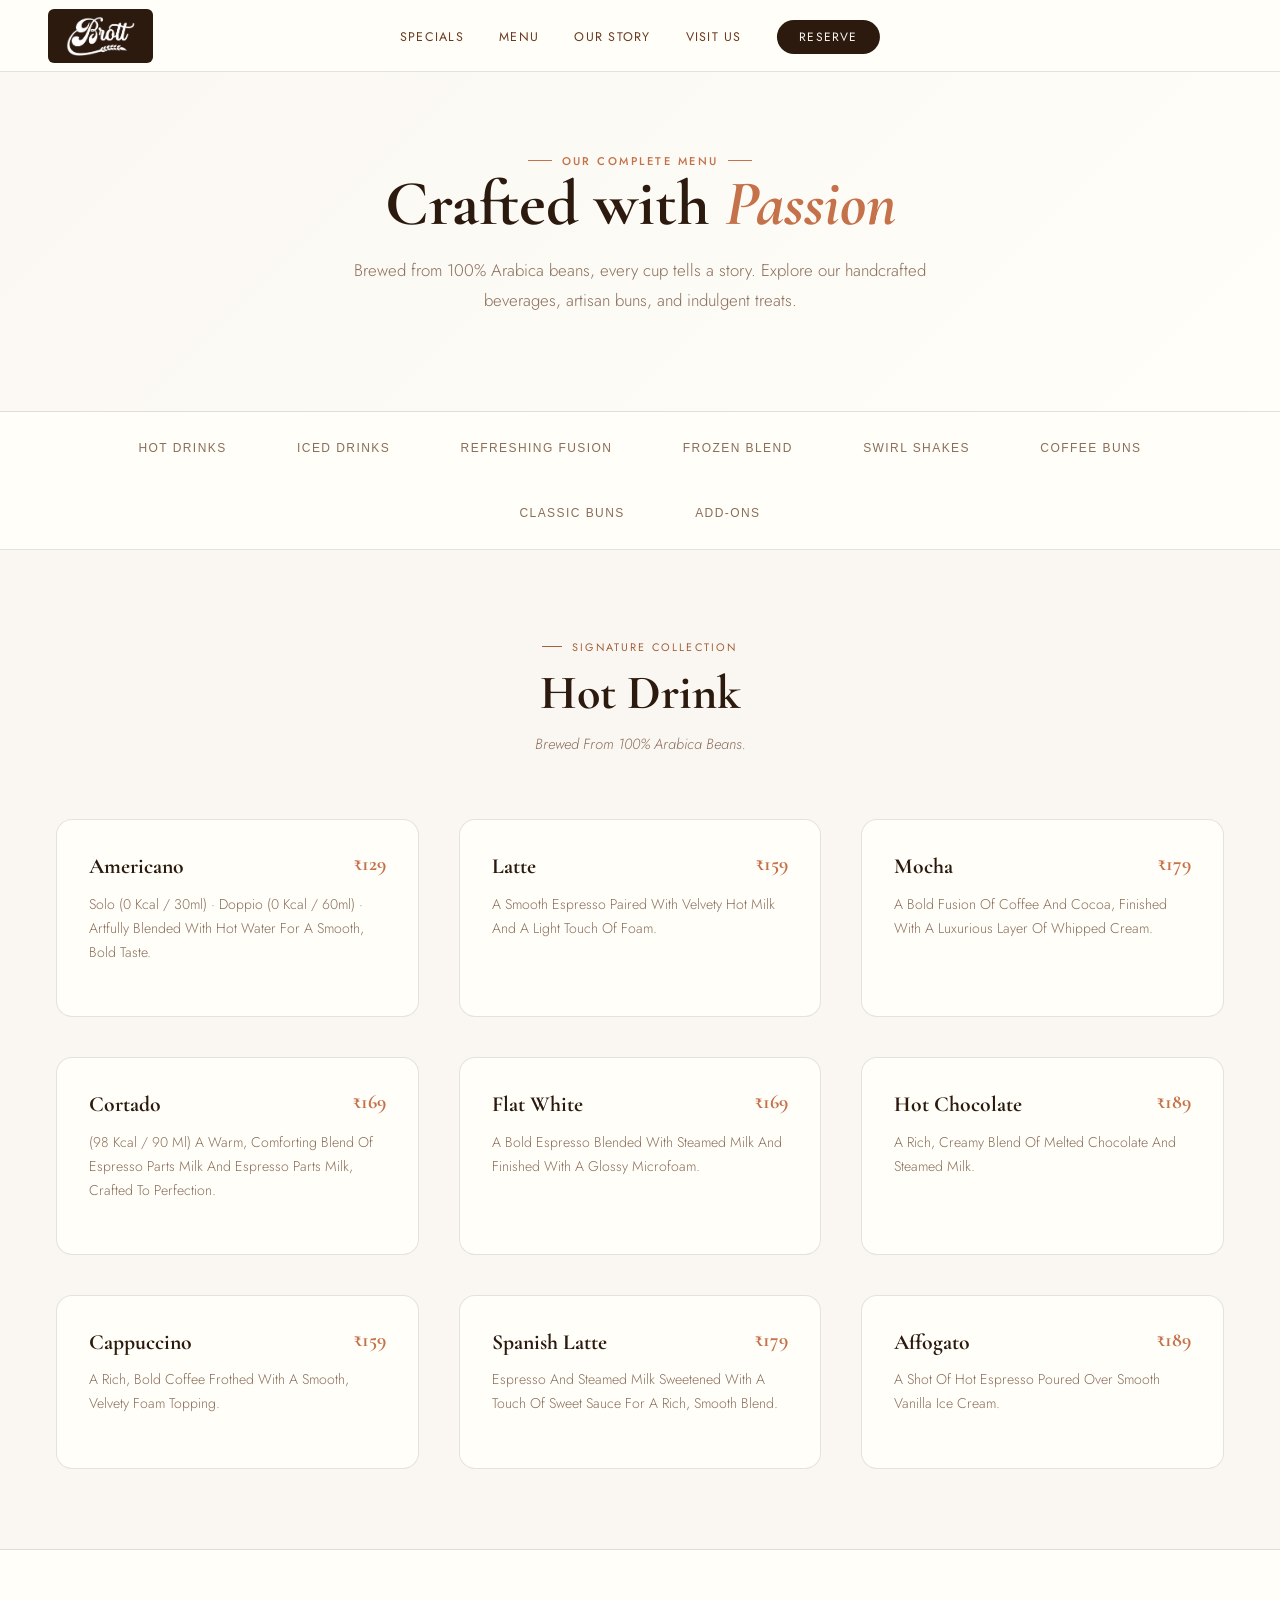
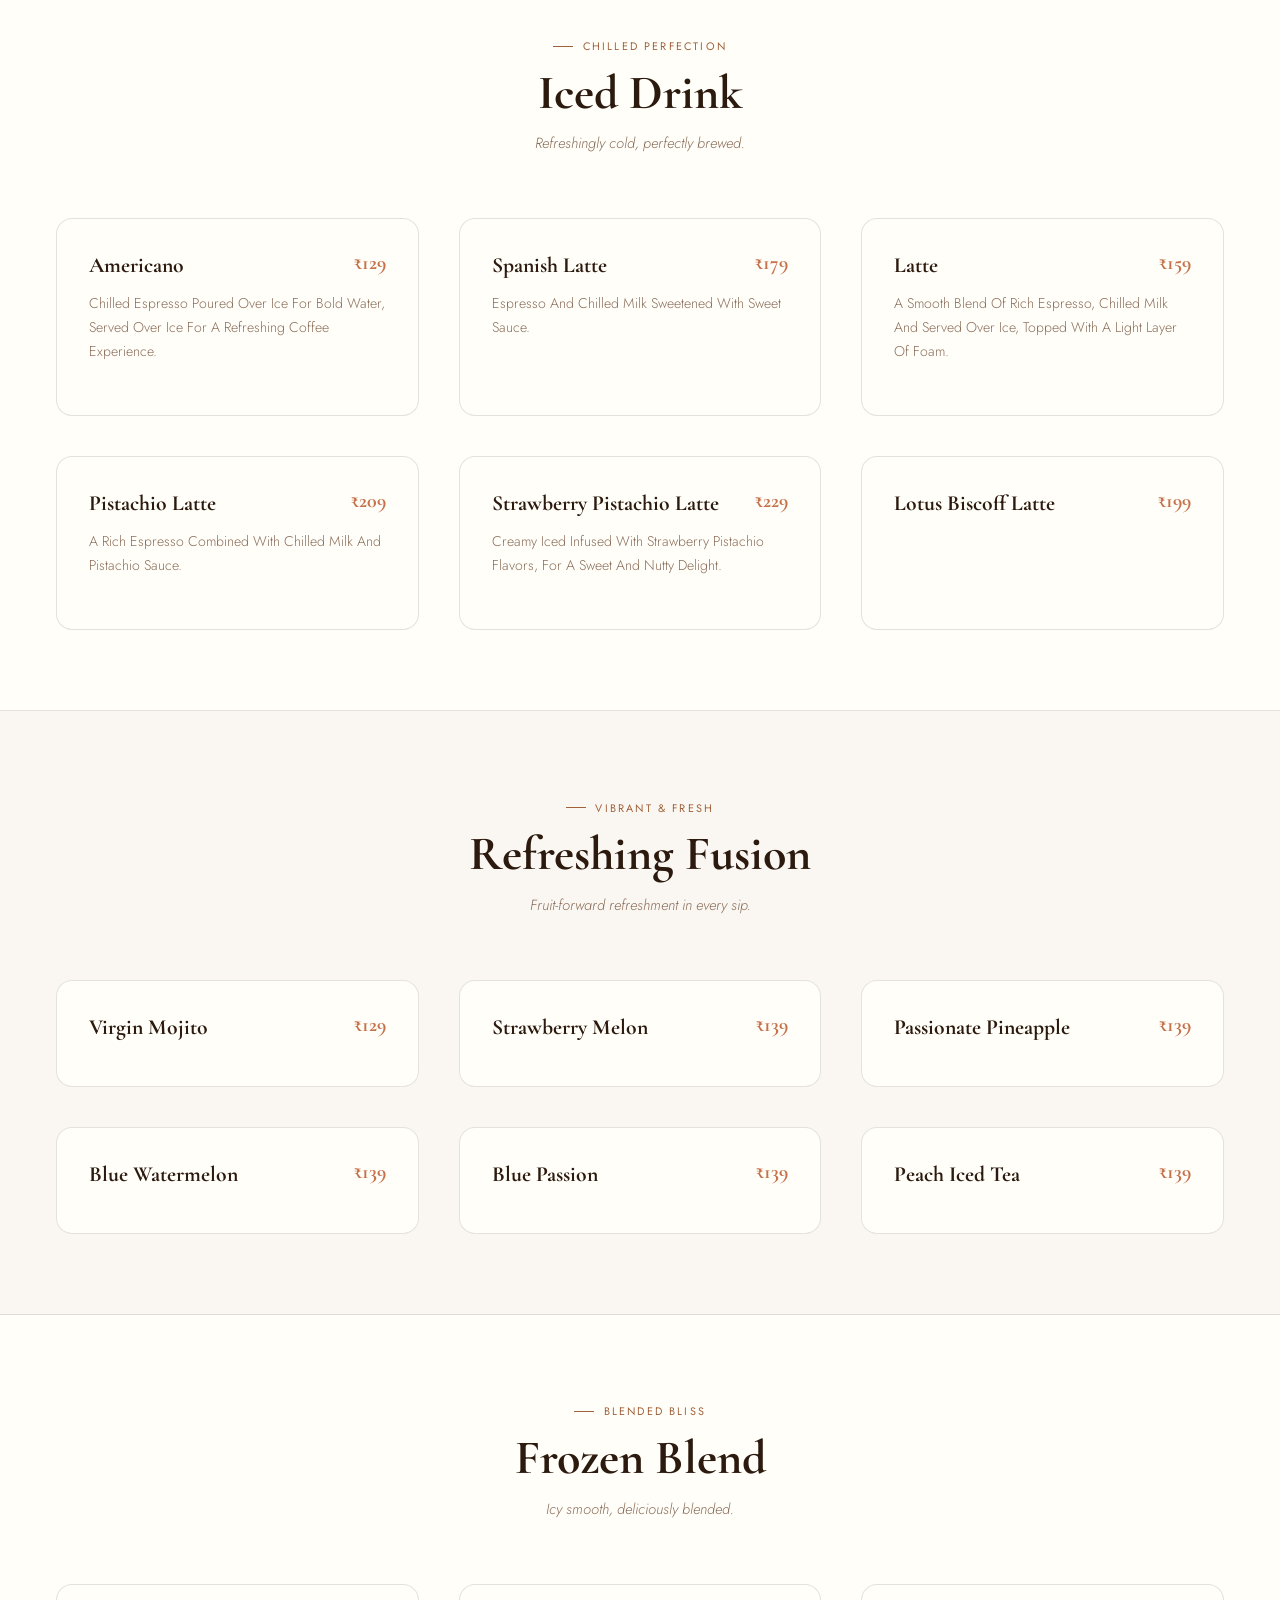
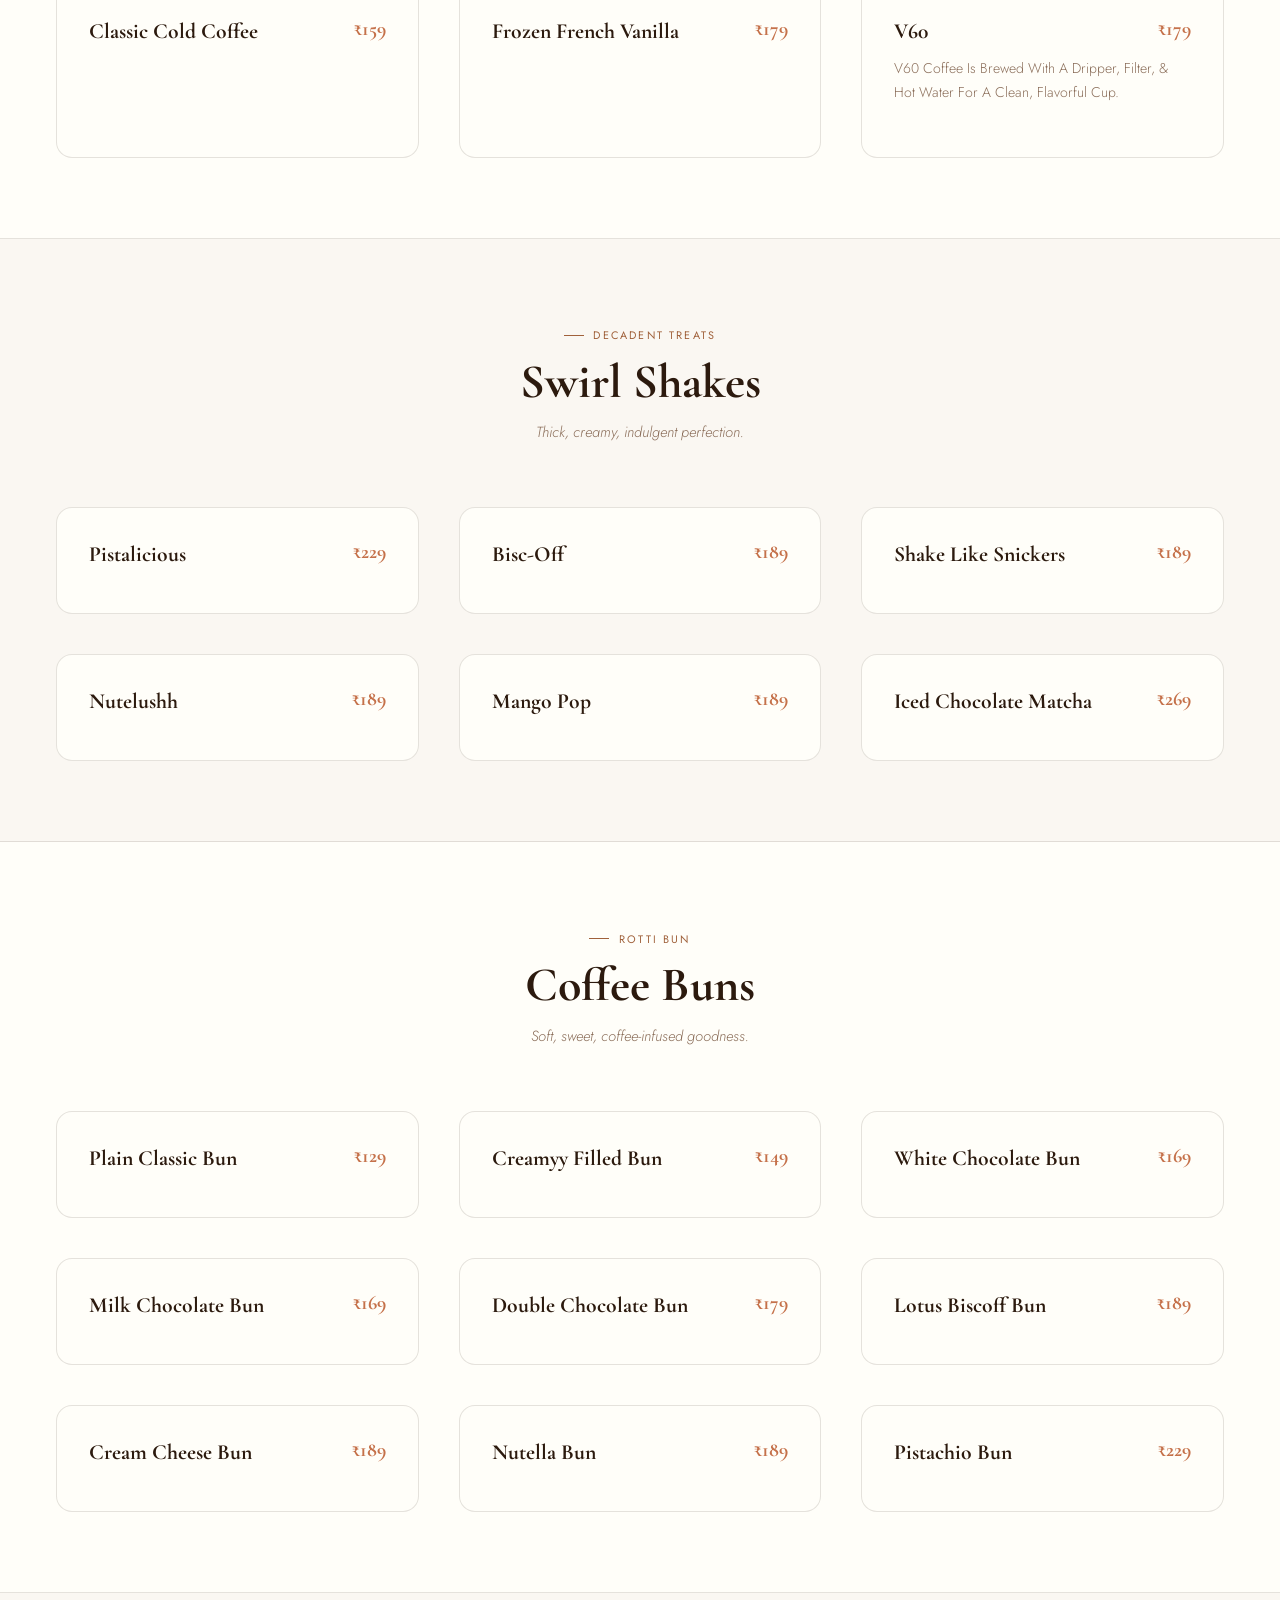
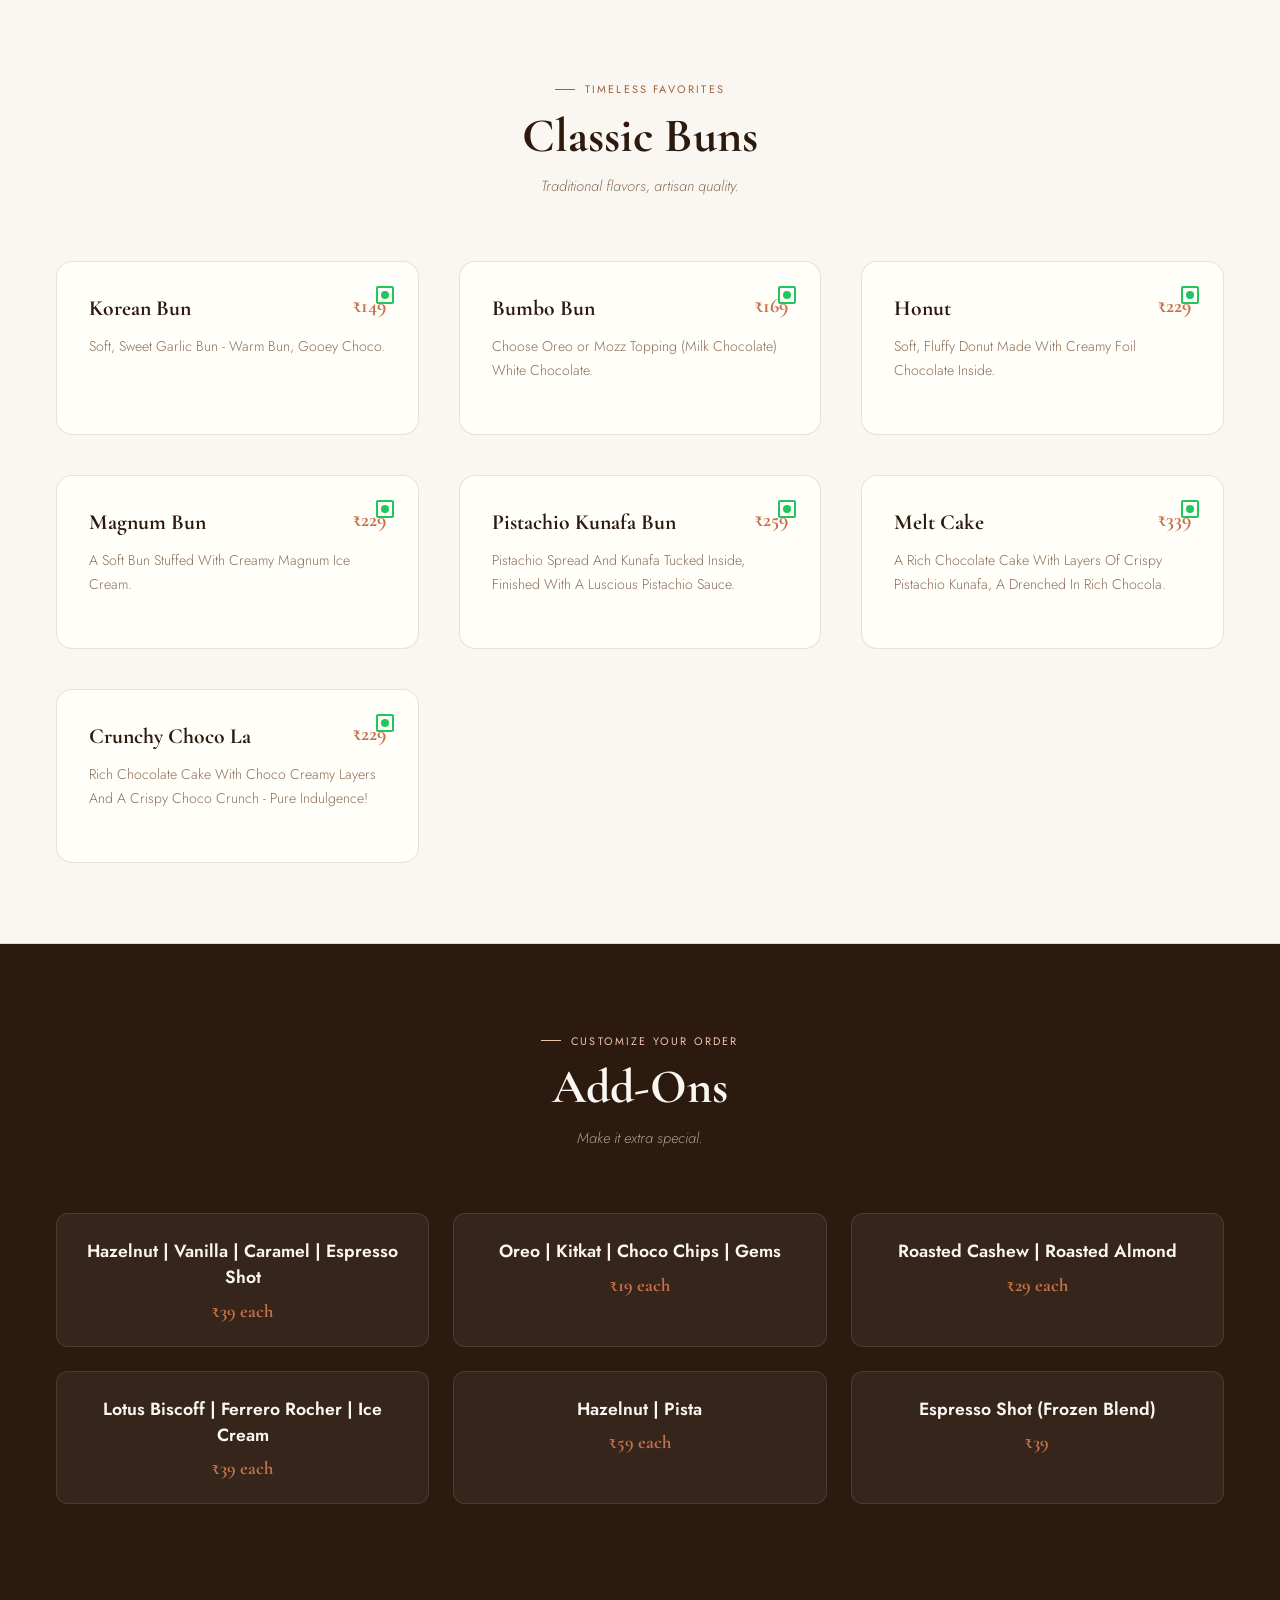
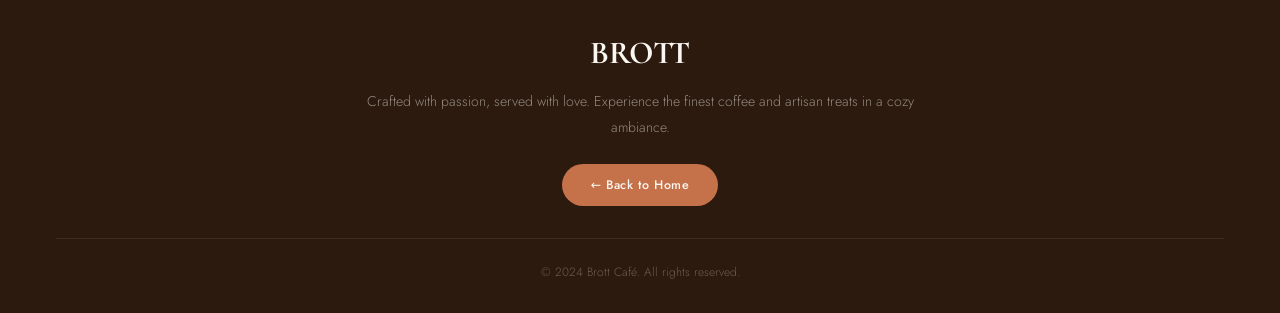
<file: menu.html>
<!DOCTYPE html>
<html lang="en">
<head>
<meta charset="UTF-8">
<meta name="viewport" content="width=device-width, initial-scale=1.0">
<title>Menu - Brott Café</title>
<link href="https://fonts.googleapis.com/css2?family=Cormorant+Garamond:wght@400;500;700&family=Jost:wght@300;400;500;600&display=swap" rel="stylesheet">
<style>
*,*::before,*::after{margin:0;padding:0;box-sizing:border-box}
:root{
  --cream:#FAF7F2;
  --warm:#FFFEF9;
  --blush:#F2C4B0;
  --terra:#C5714A;
  --brown:#2C1A0E;
  --midbrown:#6B3A1F;
  --softbrown:#A0613B;
  --muted:#8B6E5A;
  --border:rgba(44,26,14,0.12);
  --serif:'Cormorant Garamond',Georgia,serif;
  --sans:'Jost',system-ui,sans-serif;
}
html{scroll-behavior:smooth}
body{font-family:var(--sans);background:var(--warm);color:var(--brown);overflow-x:hidden}

/* ─── NAVBAR ─────────────────────────────────────────────── */
nav{
  position:fixed;top:0;left:0;right:0;z-index:200;
  display:flex;align-items:center;justify-content:space-between;
  padding:0 3rem;
  height:72px;
  background:rgba(255,254,249,0.96);
  backdrop-filter:blur(16px);
  border-bottom:1px solid var(--border);
  transition:height 0.3s,box-shadow 0.3s;
}
nav.scrolled{height:60px;box-shadow:0 2px 24px rgba(44,26,14,0.06)}
.nav-logo-wrap{
  display:flex;align-items:center;
  background:var(--brown);
  padding:7px 18px;
  border-radius:6px;
  text-decoration:none;
  transition:background 0.2s;
}
.nav-logo-wrap:hover{background:var(--terra)}
.nav-logo-wrap span{
  font-family:var(--serif);
  font-size:1.5rem;
  font-weight:700;
  color:var(--cream);
}
.nav-toggle{
  display:none;
  align-items:center;
  justify-content:center;
  width:42px;
  height:42px;
  border:none;
  border-radius:12px;
  background:rgba(255,254,249,0.94);
  color:var(--brown);
  cursor:pointer;
  transition:transform 0.2s, background 0.2s;
}
.nav-toggle:hover{background:rgba(255,254,249,1)}
.nav-toggle span{
  display:block;
  width:22px;
  height:2px;
  background:var(--brown);
  border-radius:999px;
  position:relative;
}
.nav-toggle span::before,
.nav-toggle span::after{
  content:'';
  position:absolute;
  width:22px;
  height:2px;
  background:var(--brown);
  border-radius:999px;
  left:0;
  transition:transform 0.2s;
}
.nav-toggle span::before{top:-7px;}
.nav-toggle span::after{top:7px;}
.nav-toggle.open span{background:transparent;}
.nav-toggle.open span::before{transform: translateY(7px) rotate(45deg);}
.nav-toggle.open span::after{transform: translateY(-7px) rotate(-45deg);}
.nav-links{
  display:flex;gap:2.2rem;align-items:center;list-style:none;
  position:absolute;left:50%;transform:translateX(-50%);
}
.nav-links a{
  font-size:0.78rem;font-weight:400;letter-spacing:0.1em;
  text-transform:uppercase;color:var(--midbrown);
  text-decoration:none;transition:color 0.2s;
}
.nav-links a:hover{color:var(--terra)}
.nav-cta{
  background:var(--brown);color:var(--cream) !important;
  padding:0.5rem 1.4rem;border-radius:100px;
  font-size:0.75rem !important;letter-spacing:0.08em;
  transition:background 0.2s,transform 0.15s !important;
}
.nav-cta:hover{background:var(--terra) !important;transform:translateY(-1px)}

/* ─── MENU HERO ──────────────────────────────────────────── */
.menu-hero{
  padding:9rem 3.5rem 4rem;
  background:linear-gradient(135deg, var(--cream) 0%, var(--warm) 100%);
  text-align:center;
  border-bottom:1px solid var(--border);
}
.menu-hero h1{
  font-family:var(--serif);
  font-size:clamp(3rem,5vw,4.5rem);
  line-height:1.1;
  color:var(--brown);
  font-weight:700;
  margin-bottom:1rem;
}
.menu-hero p{
  font-size:1.05rem;
  color:var(--muted);
  font-weight:300;
  max-width:600px;
  margin:0 auto 2rem;
  line-height:1.8;
}
.menu-hero-tag{
  display:inline-flex;align-items:center;gap:0.6rem;
  font-size:0.7rem;letter-spacing:0.22em;text-transform:uppercase;
  color:var(--terra);font-weight:500;
}
.menu-hero-tag::before,
.menu-hero-tag::after{content:'';display:block;width:24px;height:1px;background:var(--terra)}

/* ─── MENU NAVIGATION ────────────────────────────────────── */
.menu-nav{
  position:sticky;
  top:72px;
  z-index:100;
  background:rgba(255,254,249,0.98);
  backdrop-filter:blur(16px);
  border-bottom:1px solid var(--border);
  padding:1.2rem 3.5rem;
}
.menu-nav-inner{
  display:flex;
  gap:2rem;
  justify-content:center;
  flex-wrap:wrap;
}
.menu-nav-btn{
  font-size:0.75rem;
  letter-spacing:0.12em;
  text-transform:uppercase;
  color:var(--muted);
  background:transparent;
  border:none;
  cursor:pointer;
  padding:0.6rem 1.2rem;
  border-radius:100px;
  transition:all 0.2s;
  font-weight:500;
}
.menu-nav-btn:hover{
  color:var(--brown);
  background:rgba(197,113,74,0.08);
}
.menu-nav-btn.active{
  color:var(--cream);
  background:var(--brown);
}

/* ─── MENU SECTION ───────────────────────────────────────── */
.menu-section{
  padding:5rem 3.5rem;
  border-bottom:1px solid var(--border);
}
.menu-section:nth-child(even){
  background:var(--cream);
}
.menu-section:nth-child(odd){
  background:var(--warm);
}
.section-header{
  text-align:center;
  margin-bottom:4rem;
}
.section-tag{
  font-size:0.68rem;
  letter-spacing:0.2em;
  text-transform:uppercase;
  color:var(--softbrown);
  font-weight:400;
  display:inline-flex;
  align-items:center;
  gap:0.6rem;
  margin-bottom:0.8rem;
}
.section-tag::before{content:'';display:block;width:20px;height:1px;background:var(--softbrown)}
.section-title{
  font-family:var(--serif);
  font-size:clamp(2.2rem,4vw,3rem);
  line-height:1.1;
  font-weight:700;
  color:var(--brown);
  margin-bottom:0.8rem;
}
.section-subtitle{
  font-size:0.92rem;
  color:var(--muted);
  font-weight:300;
  font-style:italic;
}

/* ─── MENU GRID ──────────────────────────────────────────── */
.menu-grid{
  display:grid;
  grid-template-columns:repeat(auto-fill, minmax(320px, 1fr));
  gap:2.5rem;
  max-width:1400px;
  margin:0 auto;
}
.menu-item{
  background:var(--warm);
  border-radius:16px;
  padding:2rem;
  border:1px solid var(--border);
  transition:all 0.3s;
  position:relative;
}
.menu-section:nth-child(even) .menu-item{
  background:var(--warm);
}
.menu-item:hover{
  transform:translateY(-4px);
  box-shadow:0 8px 32px rgba(44,26,14,0.12);
  border-color:var(--terra);
}
.menu-item-header{
  display:flex;
  justify-content:space-between;
  align-items:flex-start;
  margin-bottom:0.8rem;
}
.menu-item-name{
  font-family:var(--serif);
  font-size:1.35rem;
  font-weight:700;
  color:var(--brown);
  line-height:1.3;
  flex:1;
}
.menu-item-price{
  font-family:var(--serif);
  font-size:1.25rem;
  font-weight:700;
  color:var(--terra);
  white-space:nowrap;
  margin-left:1rem;
}
.menu-item-desc{
  font-size:0.88rem;
  color:var(--muted);
  line-height:1.7;
  font-weight:300;
  margin-bottom:1.2rem;
}
.menu-item-badge{
  display:inline-block;
  background:var(--terra);
  color:var(--cream);
  font-size:0.6rem;
  letter-spacing:0.12em;
  text-transform:uppercase;
  padding:0.3rem 0.75rem;
  border-radius:100px;
  font-weight:500;
  margin-bottom:0.6rem;
}
.menu-item-veg{
  position:absolute;
  top:1.5rem;
  right:1.5rem;
  width:18px;
  height:18px;
  border:2px solid #22C55E;
  border-radius:2px;
  display:flex;
  align-items:center;
  justify-content:center;
}
.menu-item-veg::after{
  content:'';
  width:8px;
  height:8px;
  background:#22C55E;
  border-radius:50%;
}

/* ─── ADD ONS SECTION ────────────────────────────────────── */
.addons-section{
  background:var(--brown) !important;
  color:var(--cream);
}
.addons-section .section-tag{
  color:var(--blush);
}
.addons-section .section-tag::before{
  background:var(--blush);
}
.addons-section .section-title{
  color:var(--cream);
}
.addons-section .section-subtitle{
  color:rgba(250,247,242,0.6);
}
.addon-grid{
  display:grid;
  grid-template-columns:repeat(auto-fit, minmax(280px, 1fr));
  gap:1.5rem;
  max-width:1200px;
  margin:0 auto;
}
.addon-card{
  background:rgba(255,255,255,0.05);
  border:1px solid rgba(255,255,255,0.1);
  border-radius:12px;
  padding:1.5rem;
  text-align:center;
  transition:all 0.3s;
}
.addon-card:hover{
  background:rgba(255,255,255,0.08);
  border-color:var(--terra);
  transform:translateY(-2px);
}
.addon-card h4{
  font-size:1.1rem;
  color:var(--cream);
  margin-bottom:0.5rem;
  font-weight:600;
}
.addon-card p{
  font-size:0.85rem;
  color:rgba(250,247,242,0.5);
  font-weight:300;
}
.addon-price{
  font-family:var(--serif);
  font-size:1.15rem;
  color:var(--terra);
  font-weight:700;
  margin-top:0.6rem;
}

/* ─── FOOTER ─────────────────────────────────────────────── */
footer{background:var(--brown);padding:3rem 3.5rem 2rem;margin-top:0}
.footer-content{
  text-align:center;
  max-width:600px;
  margin:0 auto;
}
.footer-logo{
  font-family:var(--serif);
  font-size:2rem;
  font-weight:700;
  color:var(--cream);
  margin-bottom:1rem;
}
.footer-content p{
  font-size:0.88rem;
  color:rgba(250,247,242,0.5);
  font-weight:300;
  line-height:1.85;
  margin-bottom:1.5rem;
}
.footer-back{
  display:inline-flex;
  align-items:center;
  gap:0.5rem;
  background:var(--terra);
  color:var(--cream);
  padding:0.75rem 1.8rem;
  border-radius:100px;
  font-size:0.78rem;
  font-weight:500;
  letter-spacing:0.05em;
  text-decoration:none;
  transition:all 0.2s;
}
.footer-back:hover{
  background:var(--softbrown);
  transform:translateY(-2px);
}
.footer-bottom{
  border-top:1px solid rgba(250,247,242,0.08);
  padding-top:1.5rem;
  margin-top:2rem;
  text-align:center;
}
.footer-bottom p{
  font-size:0.75rem;
  color:rgba(250,247,242,0.3);
  font-weight:300;
}

/* ─── RESPONSIVE ─────────────────────────────────────────── */
@media(max-width:900px){
  nav{padding:0 1.5rem}
  .nav-toggle{display:inline-flex}
  .nav-links{display:none;position:fixed;top:72px;left:0;right:0;z-index:190;
    flex-direction:column;align-items:flex-start;gap:1rem;
    padding:1.25rem 1.5rem;background:rgba(255,254,249,0.98);
    backdrop-filter:blur(16px);border-bottom:1px solid rgba(44,26,14,0.08);
    max-height:calc(100vh - 72px);overflow-y:auto;
    transform:none;
  }
  .nav-links.open{display:flex}
  .nav-links li{width:100%}
  .nav-links a{display:block;width:100%;padding:0.75rem 0;color:var(--brown);}
  .nav-cta{width:100%;text-align:center;}
  .menu-hero{padding:7rem 1.5rem 3rem}
  .menu-nav{padding:1rem 1.5rem;top:60px}
  .menu-nav-inner{gap:0.8rem}
  .menu-nav-btn{font-size:0.7rem;padding:0.5rem 1rem}
  .menu-section{padding:3.5rem 1.5rem}
  .menu-grid{
    grid-template-columns:1fr;
    gap:1.5rem;
  }
  .addon-grid{grid-template-columns:1fr}
  footer{padding:2.5rem 1.5rem 1.5rem}
}

/* ─── ANIMATIONS ─────────────────────────────────────────── */
@keyframes fadeIn{
  from{opacity:0;transform:translateY(20px)}
  to{opacity:1;transform:translateY(0)}
}
.menu-item{
  animation:fadeIn 0.6s ease forwards;
  opacity:0;
}
.menu-item:nth-child(1){animation-delay:0.1s}
.menu-item:nth-child(2){animation-delay:0.15s}
.menu-item:nth-child(3){animation-delay:0.2s}
.menu-item:nth-child(4){animation-delay:0.25s}
.menu-item:nth-child(5){animation-delay:0.3s}
.menu-item:nth-child(6){animation-delay:0.35s}
</style>
</head>
<body>

<!-- NAVBAR -->
<nav id="navbar">

  <!-- LOGO -->
<a href="index.html" class="nav-logo-wrap">
  <img src="images/brott_logo_transparent.png" alt="Brott Logo" style="height:40px; width:auto; display:block;">
</a>

  <!-- HAMBURGER -->
  <button class="nav-toggle" id="navToggle">
    <span></span>
  </button>

  <!-- LINKS -->
  <ul class="nav-links" id="navLinks">
    <li><a href="index.html#specials">Specials</a></li>
    <li><a href="menu.html" class="active">Menu</a></li>
    <li><a href="index.html#story">Our Story</a></li>
    <li><a href="index.html#location">Visit Us</a></li>
    <li><a href="#" class="nav-cta">Reserve</a></li>
  </ul>


</nav>

<!-- MENU HERO -->
<section class="menu-hero">
  <div class="menu-hero-tag">Our Complete Menu</div>
  <h1>Crafted with <em style="color:var(--terra);font-style:italic">Passion</em></h1>
  <p>Brewed from 100% Arabica beans, every cup tells a story. Explore our handcrafted beverages, artisan buns, and indulgent treats.</p>
</section>

<!-- MENU NAVIGATION -->
<div class="menu-nav">
  <div class="menu-nav-inner">
    <button class="menu-nav-btn active" data-target="hot-drinks">Hot Drinks</button>
    <button class="menu-nav-btn" data-target="iced-drinks">Iced Drinks</button>
    <button class="menu-nav-btn" data-target="refreshing">Refreshing Fusion</button>
    <button class="menu-nav-btn" data-target="frozen">Frozen Blend</button>
    <button class="menu-nav-btn" data-target="shakes">Swirl Shakes</button>
    <button class="menu-nav-btn" data-target="coffee-buns">Coffee Buns</button>
    <button class="menu-nav-btn" data-target="classic-buns">Classic Buns</button>
    <button class="menu-nav-btn" data-target="addons">Add-Ons</button>
  </div>
</div>

<!-- HOT DRINKS -->
<section class="menu-section" id="hot-drinks">
  <div class="section-header">
    <div class="section-tag">Signature Collection</div>
    <h2 class="section-title">Hot Drink</h2>
    <p class="section-subtitle">Brewed From 100% Arabica Beans.</p>
  </div>
  <div class="menu-grid">
    <div class="menu-item">
      <div class="menu-item-header">
        <h3 class="menu-item-name">Americano</h3>
        <span class="menu-item-price">₹129</span>
      </div>
      <p class="menu-item-desc">Solo (0 Kcal / 30ml) · Doppio (0 Kcal / 60ml) · Artfully Blended With Hot Water For A Smooth, Bold Taste.</p>
    </div>
    
    <div class="menu-item">
      <div class="menu-item-header">
        <h3 class="menu-item-name">Latte</h3>
        <span class="menu-item-price">₹159</span>
      </div>
      <p class="menu-item-desc">A Smooth Espresso Paired With Velvety Hot Milk And A Light Touch Of Foam.</p>
    </div>
    
    <div class="menu-item">
      <div class="menu-item-header">
        <h3 class="menu-item-name">Mocha</h3>
        <span class="menu-item-price">₹179</span>
      </div>
      <p class="menu-item-desc">A Bold Fusion Of Coffee And Cocoa, Finished With A Luxurious Layer Of Whipped Cream.</p>
    </div>
    
    <div class="menu-item">
      <div class="menu-item-header">
        <h3 class="menu-item-name">Cortado</h3>
        <span class="menu-item-price">₹169</span>
      </div>
      <p class="menu-item-desc">(98 Kcal / 90 Ml) A Warm, Comforting Blend Of Espresso Parts Milk And Espresso Parts Milk, Crafted To Perfection.</p>
    </div>
    
    <div class="menu-item">
      <div class="menu-item-header">
        <h3 class="menu-item-name">Flat White</h3>
        <span class="menu-item-price">₹169</span>
      </div>
      <p class="menu-item-desc">A Bold Espresso Blended With Steamed Milk And Finished With A Glossy Microfoam.</p>
    </div>
    
    <div class="menu-item">
      <div class="menu-item-header">
        <h3 class="menu-item-name">Hot Chocolate</h3>
        <span class="menu-item-price">₹189</span>
      </div>
      <p class="menu-item-desc">A Rich, Creamy Blend Of Melted Chocolate And Steamed Milk.</p>
    </div>
    
    <div class="menu-item">
      <div class="menu-item-header">
        <h3 class="menu-item-name">Cappuccino</h3>
        <span class="menu-item-price">₹159</span>
      </div>
      <p class="menu-item-desc">A Rich, Bold Coffee Frothed With A Smooth, Velvety Foam Topping.</p>
    </div>
    
    <div class="menu-item">
      <div class="menu-item-header">
        <h3 class="menu-item-name">Spanish Latte</h3>
        <span class="menu-item-price">₹179</span>
      </div>
      <p class="menu-item-desc">Espresso And Steamed Milk Sweetened With A Touch Of Sweet Sauce For A Rich, Smooth Blend.</p>
    </div>
    
    <div class="menu-item">
      <div class="menu-item-header">
        <h3 class="menu-item-name">Affogato</h3>
        <span class="menu-item-price">₹189</span>
      </div>
      <p class="menu-item-desc">A Shot Of Hot Espresso Poured Over Smooth Vanilla Ice Cream.</p>
    </div>
  </div>
</section>

<!-- ICED DRINKS -->
<section class="menu-section" id="iced-drinks">
  <div class="section-header">
    <div class="section-tag">Chilled Perfection</div>
    <h2 class="section-title">Iced Drink</h2>
    <p class="section-subtitle">Refreshingly cold, perfectly brewed.</p>
  </div>
  <div class="menu-grid">
    <div class="menu-item">
      <div class="menu-item-header">
        <h3 class="menu-item-name">Americano</h3>
        <span class="menu-item-price">₹129</span>
      </div>
      <p class="menu-item-desc">Chilled Espresso Poured Over Ice For Bold Water, Served Over Ice For A Refreshing Coffee Experience.</p>
    </div>
    
    <div class="menu-item">
      <div class="menu-item-header">
        <h3 class="menu-item-name">Spanish Latte</h3>
        <span class="menu-item-price">₹179</span>
      </div>
      <p class="menu-item-desc">Espresso And Chilled Milk Sweetened With Sweet Sauce.</p>
    </div>
    
    <div class="menu-item">
      <div class="menu-item-header">
        <h3 class="menu-item-name">Latte</h3>
        <span class="menu-item-price">₹159</span>
      </div>
      <p class="menu-item-desc">A Smooth Blend Of Rich Espresso, Chilled Milk And Served Over Ice, Topped With A Light Layer Of Foam.</p>
    </div>
    
    <div class="menu-item">
      <div class="menu-item-header">
        <h3 class="menu-item-name">Pistachio Latte</h3>
        <span class="menu-item-price">₹209</span>
      </div>
      <p class="menu-item-desc">A Rich Espresso Combined With Chilled Milk And Pistachio Sauce.</p>
    </div>
    
    <div class="menu-item">
      <div class="menu-item-header">
        <h3 class="menu-item-name">Strawberry Pistachio Latte</h3>
        <span class="menu-item-price">₹229</span>
      </div>
      <p class="menu-item-desc">Creamy Iced Infused With Strawberry Pistachio Flavors, For A Sweet And Nutty Delight.</p>
    </div>
    
    <div class="menu-item">
      <div class="menu-item-header">
        <h3 class="menu-item-name">Lotus Biscoff Latte</h3>
        <span class="menu-item-price">₹199</span>
      </div>
      <p class="menu-item-desc"></p>
    </div>
  </div>
</section>

<!-- REFRESHING FUSION -->
<section class="menu-section" id="refreshing">
  <div class="section-header">
    <div class="section-tag">Vibrant & Fresh</div>
    <h2 class="section-title">Refreshing Fusion</h2>
    <p class="section-subtitle">Fruit-forward refreshment in every sip.</p>
  </div>
  <div class="menu-grid">
    <div class="menu-item">
      <div class="menu-item-header">
        <h3 class="menu-item-name">Virgin Mojito</h3>
        <span class="menu-item-price">₹129</span>
      </div>
    </div>
    
    <div class="menu-item">
      <div class="menu-item-header">
        <h3 class="menu-item-name">Strawberry Melon</h3>
        <span class="menu-item-price">₹139</span>
      </div>
    </div>
    
    <div class="menu-item">
      <div class="menu-item-header">
        <h3 class="menu-item-name">Passionate Pineapple</h3>
        <span class="menu-item-price">₹139</span>
      </div>
    </div>
    
    <div class="menu-item">
      <div class="menu-item-header">
        <h3 class="menu-item-name">Blue Watermelon</h3>
        <span class="menu-item-price">₹139</span>
      </div>
    </div>
    
    <div class="menu-item">
      <div class="menu-item-header">
        <h3 class="menu-item-name">Blue Passion</h3>
        <span class="menu-item-price">₹139</span>
      </div>
    </div>
    
    <div class="menu-item">
      <div class="menu-item-header">
        <h3 class="menu-item-name">Peach Iced Tea</h3>
        <span class="menu-item-price">₹139</span>
      </div>
    </div>
  </div>
</section>

<!-- FROZEN BLEND -->
<section class="menu-section" id="frozen">
  <div class="section-header">
    <div class="section-tag">Blended Bliss</div>
    <h2 class="section-title">Frozen Blend</h2>
    <p class="section-subtitle">Icy smooth, deliciously blended.</p>
  </div>
  <div class="menu-grid">
    <div class="menu-item">
      <div class="menu-item-header">
        <h3 class="menu-item-name">Classic Cold Coffee</h3>
        <span class="menu-item-price">₹159</span>
      </div>
    </div>
    
    <div class="menu-item">
      <div class="menu-item-header">
        <h3 class="menu-item-name">Frozen French Vanilla</h3>
        <span class="menu-item-price">₹179</span>
      </div>
    </div>
    
    <div class="menu-item">
      <div class="menu-item-header">
        <h3 class="menu-item-name">V60</h3>
        <span class="menu-item-price">₹179</span>
      </div>
      <p class="menu-item-desc">V60 Coffee Is Brewed With A Dripper, Filter, & Hot Water For A Clean, Flavorful Cup.</p>
    </div>
  </div>
</section>

<!-- SWIRL SHAKES -->
<section class="menu-section" id="shakes">
  <div class="section-header">
    <div class="section-tag">Decadent Treats</div>
    <h2 class="section-title">Swirl Shakes</h2>
    <p class="section-subtitle">Thick, creamy, indulgent perfection.</p>
  </div>
  <div class="menu-grid">
    <div class="menu-item">
      <div class="menu-item-header">
        <h3 class="menu-item-name">Pistalicious</h3>
        <span class="menu-item-price">₹229</span>
      </div>
    </div>
    
    <div class="menu-item">
      <div class="menu-item-header">
        <h3 class="menu-item-name">Bisc-Off</h3>
        <span class="menu-item-price">₹189</span>
      </div>
    </div>
    
    <div class="menu-item">
      <div class="menu-item-header">
        <h3 class="menu-item-name">Shake Like Snickers</h3>
        <span class="menu-item-price">₹189</span>
      </div>
    </div>
    
    <div class="menu-item">
      <div class="menu-item-header">
        <h3 class="menu-item-name">Nutelushh</h3>
        <span class="menu-item-price">₹189</span>
      </div>
    </div>
    
    <div class="menu-item">
      <div class="menu-item-header">
        <h3 class="menu-item-name">Mango Pop</h3>
        <span class="menu-item-price">₹189</span>
      </div>
    </div>
    
    <div class="menu-item">
      <div class="menu-item-header">
        <h3 class="menu-item-name">Iced Chocolate Matcha</h3>
        <span class="menu-item-price">₹269</span>
      </div>
    </div>
  </div>
</section>

<!-- COFFEE BUNS -->
<section class="menu-section" id="coffee-buns">
  <div class="section-header">
    <div class="section-tag">Rotti Bun</div>
    <h2 class="section-title">Coffee Buns</h2>
    <p class="section-subtitle">Soft, sweet, coffee-infused goodness.</p>
  </div>
  <div class="menu-grid">
    <div class="menu-item">
      <div class="menu-item-header">
        <h3 class="menu-item-name">Plain Classic Bun</h3>
        <span class="menu-item-price">₹129</span>
      </div>
    </div>
    
    <div class="menu-item">
      <div class="menu-item-header">
        <h3 class="menu-item-name">Creamyy Filled Bun</h3>
        <span class="menu-item-price">₹149</span>
      </div>
    </div>
    
    <div class="menu-item">
      <div class="menu-item-header">
        <h3 class="menu-item-name">White Chocolate Bun</h3>
        <span class="menu-item-price">₹169</span>
      </div>
    </div>
    
    <div class="menu-item">
      <div class="menu-item-header">
        <h3 class="menu-item-name">Milk Chocolate Bun</h3>
        <span class="menu-item-price">₹169</span>
      </div>
    </div>
    
    <div class="menu-item">
      <div class="menu-item-header">
        <h3 class="menu-item-name">Double Chocolate Bun</h3>
        <span class="menu-item-price">₹179</span>
      </div>
    </div>
    
    <div class="menu-item">
      <div class="menu-item-header">
        <h3 class="menu-item-name">Lotus Biscoff Bun</h3>
        <span class="menu-item-price">₹189</span>
      </div>
    </div>
    
    <div class="menu-item">
      <div class="menu-item-header">
        <h3 class="menu-item-name">Cream Cheese Bun</h3>
        <span class="menu-item-price">₹189</span>
      </div>
    </div>
    
    <div class="menu-item">
      <div class="menu-item-header">
        <h3 class="menu-item-name">Nutella Bun</h3>
        <span class="menu-item-price">₹189</span>
      </div>
    </div>
    
    <div class="menu-item">
      <div class="menu-item-header">
        <h3 class="menu-item-name">Pistachio Bun</h3>
        <span class="menu-item-price">₹229</span>
      </div>
    </div>
  </div>
</section>

<!-- CLASSIC BUNS -->
<section class="menu-section" id="classic-buns">
  <div class="section-header">
    <div class="section-tag">Timeless Favorites</div>
    <h2 class="section-title">Classic Buns</h2>
    <p class="section-subtitle">Traditional flavors, artisan quality.</p>
  </div>
  <div class="menu-grid">
    <div class="menu-item">
      <div class="menu-item-veg"></div>
      <div class="menu-item-header">
        <h3 class="menu-item-name">Korean Bun</h3>
        <span class="menu-item-price">₹149</span>
      </div>
      <p class="menu-item-desc">Soft, Sweet Garlic Bun - Warm Bun, Gooey Choco.</p>
    </div>
    
    <div class="menu-item">
      <div class="menu-item-veg"></div>
      <div class="menu-item-header">
        <h3 class="menu-item-name">Bumbo Bun</h3>
        <span class="menu-item-price">₹169</span>
      </div>
      <p class="menu-item-desc">Choose Oreo or Mozz Topping (Milk Chocolate) White Chocolate.</p>
    </div>
    
    <div class="menu-item">
      <div class="menu-item-veg"></div>
      <div class="menu-item-header">
        <h3 class="menu-item-name">Honut</h3>
        <span class="menu-item-price">₹229</span>
      </div>
      <p class="menu-item-desc">Soft, Fluffy Donut Made With Creamy Foil Chocolate Inside.</p>
    </div>
    
    <div class="menu-item">
      <div class="menu-item-veg"></div>
      <div class="menu-item-header">
        <h3 class="menu-item-name">Magnum Bun</h3>
        <span class="menu-item-price">₹229</span>
      </div>
      <p class="menu-item-desc">A Soft Bun Stuffed With Creamy Magnum Ice Cream.</p>
    </div>
    
    <div class="menu-item">
      <div class="menu-item-veg"></div>
      <div class="menu-item-header">
        <h3 class="menu-item-name">Pistachio Kunafa Bun</h3>
        <span class="menu-item-price">₹259</span>
      </div>
      <p class="menu-item-desc">Pistachio Spread And Kunafa Tucked Inside, Finished With A Luscious Pistachio Sauce.</p>
    </div>
    
    <div class="menu-item">
      <div class="menu-item-veg"></div>
      <div class="menu-item-header">
        <h3 class="menu-item-name">Melt Cake</h3>
        <span class="menu-item-price">₹339</span>
      </div>
      <p class="menu-item-desc">A Rich Chocolate Cake With Layers Of Crispy Pistachio Kunafa, A Drenched In Rich Chocola.</p>
    </div>
    
    <div class="menu-item">
      <div class="menu-item-veg"></div>
      <div class="menu-item-header">
        <h3 class="menu-item-name">Crunchy Choco La</h3>
        <span class="menu-item-price">₹229</span>
      </div>
      <p class="menu-item-desc">Rich Chocolate Cake With Choco Creamy Layers And A Crispy Choco Crunch - Pure Indulgence!</p>
    </div>
  </div>
</section>

<!-- ADD ONS -->
<section class="menu-section addons-section" id="addons">
  <div class="section-header">
    <div class="section-tag">Customize Your Order</div>
    <h2 class="section-title">Add-Ons</h2>
    <p class="section-subtitle">Make it extra special.</p>
  </div>
  <div class="addon-grid">
    <div class="addon-card">
      <h4>Hazelnut | Vanilla | Caramel | Espresso Shot</h4>
      <div class="addon-price">₹39 each</div>
    </div>
    <div class="addon-card">
      <h4>Oreo | Kitkat | Choco Chips | Gems</h4>
      <div class="addon-price">₹19 each</div>
    </div>
    <div class="addon-card">
      <h4>Roasted Cashew | Roasted Almond</h4>
      <div class="addon-price">₹29 each</div>
    </div>
    <div class="addon-card">
      <h4>Lotus Biscoff | Ferrero Rocher | Ice Cream</h4>
      <div class="addon-price">₹39 each</div>
    </div>
    <div class="addon-card">
      <h4>Hazelnut | Pista</h4>
      <div class="addon-price">₹59 each</div>
    </div>
    <div class="addon-card">
      <h4>Espresso Shot (Frozen Blend)</h4>
      <div class="addon-price">₹39</div>
    </div>
  </div>
</section>

<!-- FOOTER -->
<footer>
  <div class="footer-content">
    <div class="footer-logo">BROTT</div>
    <p>Crafted with passion, served with love. Experience the finest coffee and artisan treats in a cozy ambiance.</p>
    <a href="index.html" class="footer-back">← Back to Home</a>
  </div>
  <div class="footer-bottom">
    <p>&copy; 2024 Brott Café. All rights reserved.</p>
  </div>
</footer>

<script>
// Navbar scroll effect
window.addEventListener('scroll', () => {
  const navbar = document.getElementById('navbar');
  if (window.scrollY > 100) {
    navbar.classList.add('scrolled');
  } else {
    navbar.classList.remove('scrolled');
  }
});

// Mobile menu toggle
const navToggle = document.getElementById('navToggle');
const navLinks = document.getElementById('navLinks');

navToggle.addEventListener('click', () => {
  navToggle.classList.toggle('open');
  navLinks.classList.toggle('open');
});

// Menu navigation
const menuNavBtns = document.querySelectorAll('.menu-nav-btn');
menuNavBtns.forEach(btn => {
  btn.addEventListener('click', () => {
    // Remove active class from all buttons
    menuNavBtns.forEach(b => b.classList.remove('active'));
    // Add active class to clicked button
    btn.classList.add('active');
    
    // Scroll to section
    const target = btn.getAttribute('data-target');
    const section = document.getElementById(target);
    if (section) {
      const offset = 140; // navbar + menu-nav height
      const elementPosition = section.getBoundingClientRect().top;
      const offsetPosition = elementPosition + window.pageYOffset - offset;
      
      window.scrollTo({
        top: offsetPosition,
        behavior: 'smooth'
      });
    }
  });
});

// Update active menu nav on scroll
const sections = document.querySelectorAll('.menu-section');
window.addEventListener('scroll', () => {
  let current = '';
  sections.forEach(section => {
    const sectionTop = section.offsetTop;
    const sectionHeight = section.clientHeight;
    if (window.pageYOffset >= (sectionTop - 200)) {
      current = section.getAttribute('id');
    }
  });
  
  menuNavBtns.forEach(btn => {
    btn.classList.remove('active');
    if (btn.getAttribute('data-target') === current) {
      btn.classList.add('active');
    }
  });
});
</script>

</body>
</html>
</file>
